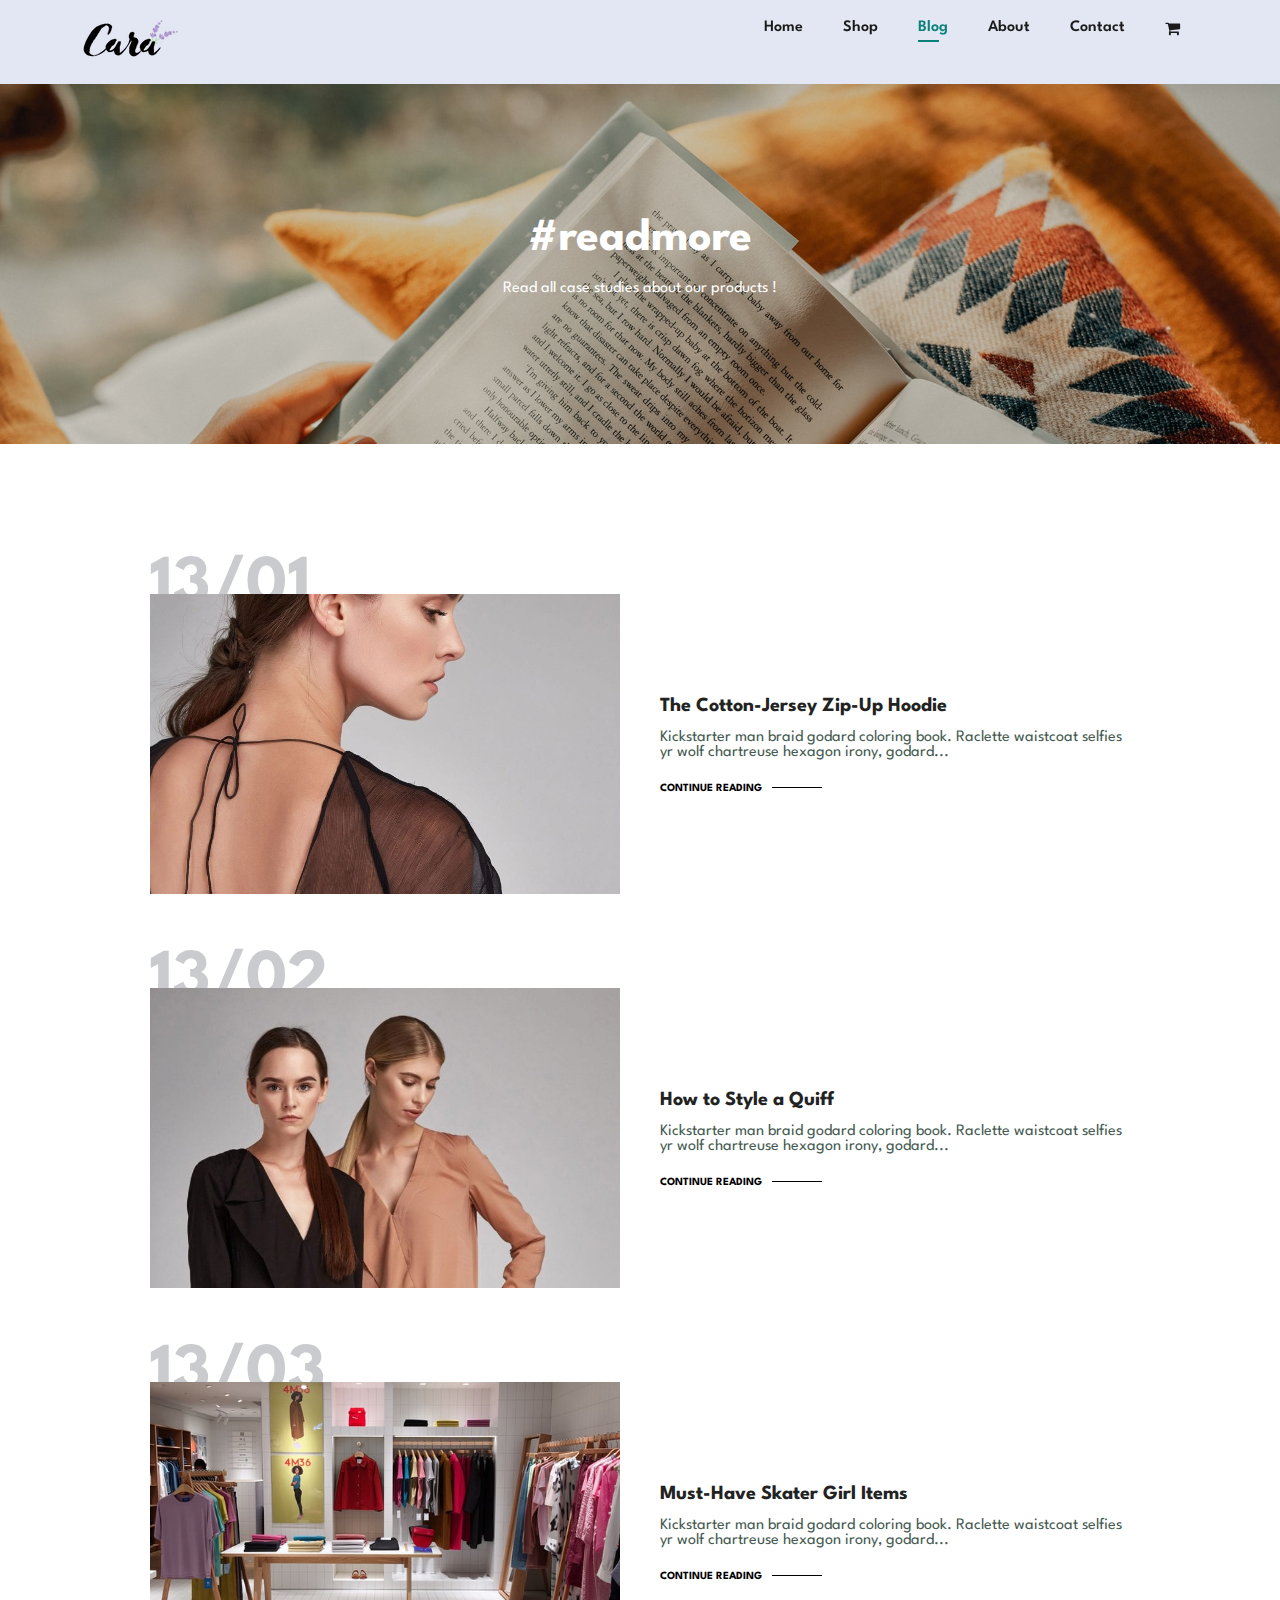
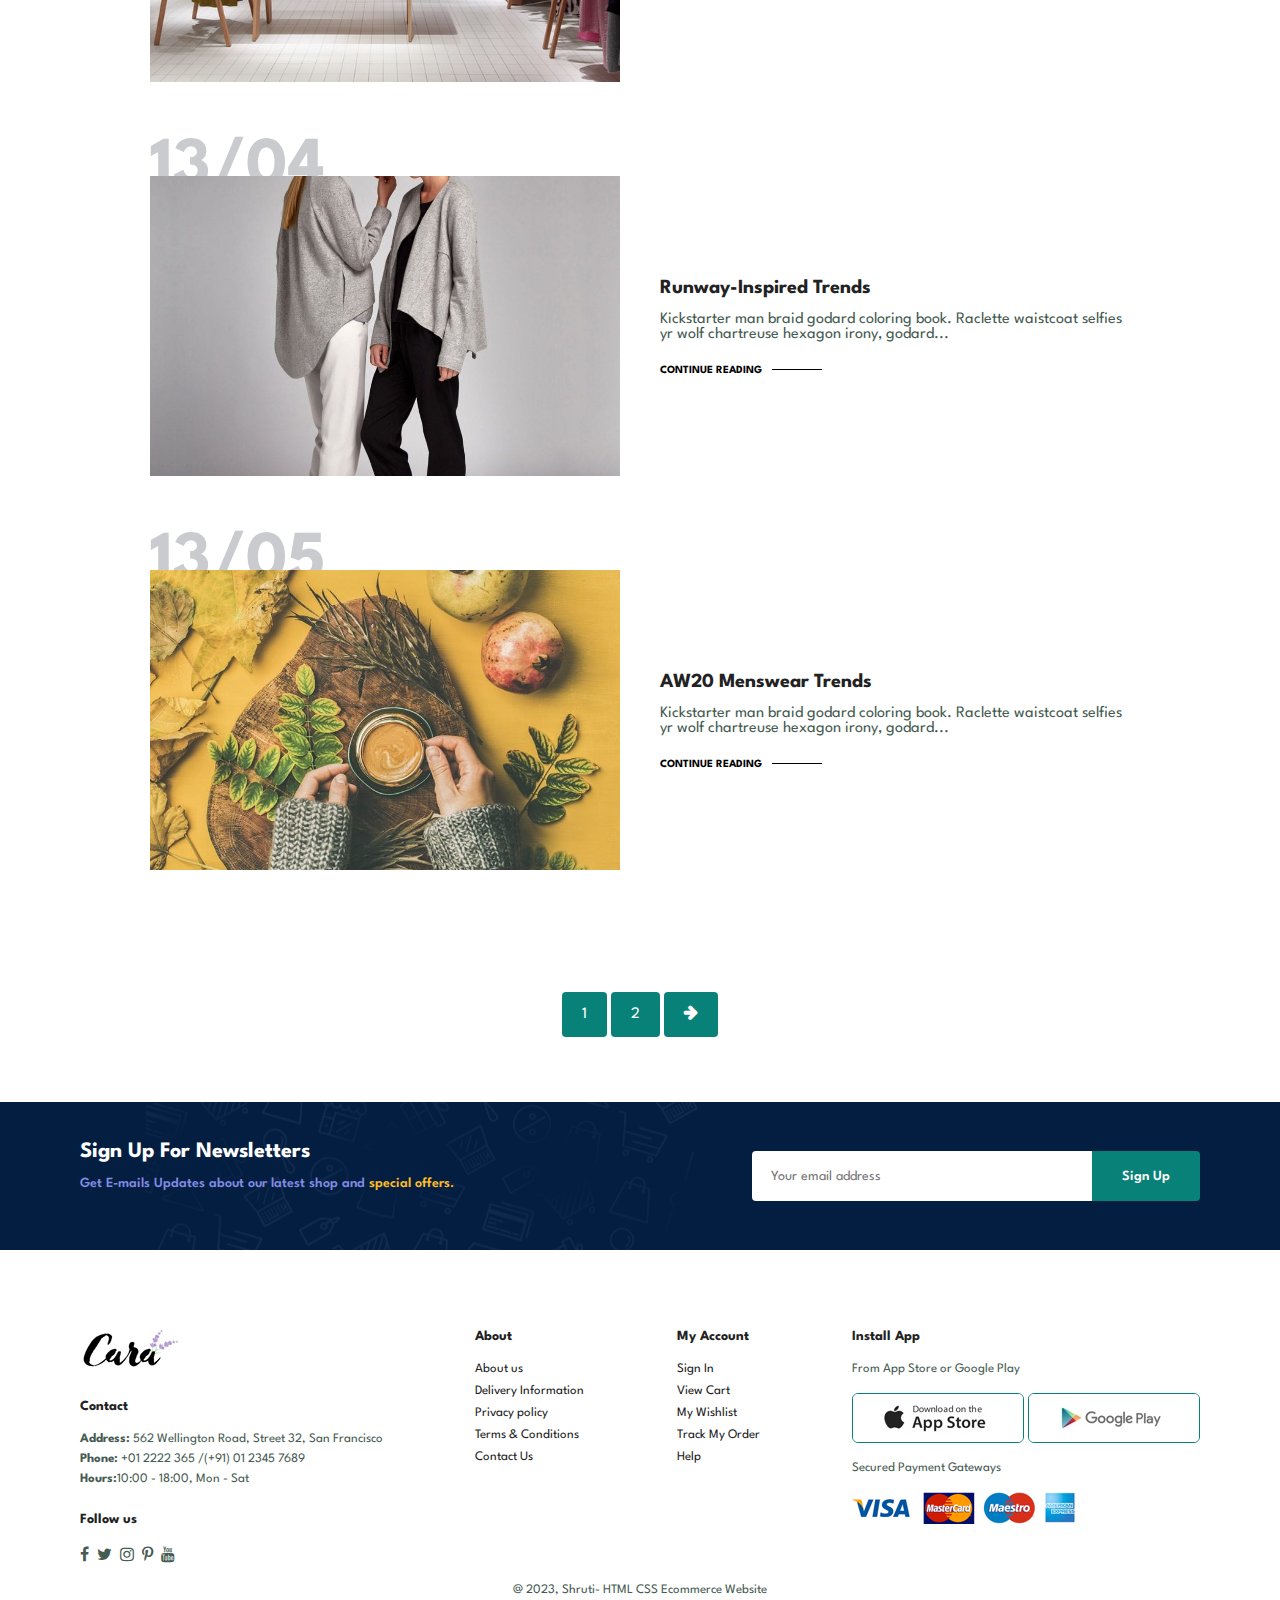
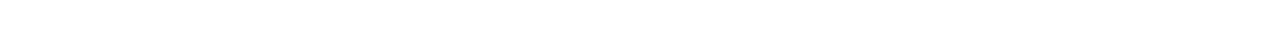
<file: blog.html>
<!DOCTYPE html>
<html>
<head>
   <meta charset="utf-8">
   <meta http-equiv="X-UA-Compatible" content="IE=edge">
   <meta name="viewport" content="width=device-width, initial-scale=1">
   <title>Ecommerce Website </title>
   <link rel="stylesheet" href="https://cdnjs.cloudflare.com/ajax/libs/font-awesome/4.7.0/css/font-awesome.min.css">
   <link rel="stylesheet"href ="style.css">
</head>

<body>

   <section id="header">
      <a href='#'><img src="assets/gallery/logo.png" class="logo" alt=""></a>
      <div>
         <ul id="navbar">
            <li><a href="index.html">Home</a></li>
            <li><a  href="shop.html">Shop</a></li>
            <li><a class="active" href="blog.html">Blog</a></li>
            <li><a href="about.html">About</a></li>
            <li><a href="Contact.html">Contact</a></li>
            <li id="lg-cart"><a href="cart.html"><i class="fa fa-shopping-cart"></i></a></li>
            <a href="#" id="close"><i class="fa fa-times"></i></a>
         </ul>
      </div>
      <div id="mobile">
      <a href="cart.html"><i class="fa fa-shopping-cart"></i></a>
      <i id="bar" class="fa fa-outdent"></i>
      </div>
    </section>

   <section id="page-header" class="blog-header">
      <h2>#readmore</h2>
      <p>Read all case studies about our products !</p>
   </section>

   <section id="blog">
      <div class="blog-box">
         <div class="blog-img">
            <img src="assets/gallery/blog/b1.jpg" alt="">
         </div>
      <div class="blog-details">
         <h4>The Cotton-Jersey Zip-Up Hoodie</h4>
         <p>Kickstarter man braid godard coloring book. Raclette waistcoat selfies yr wolf chartreuse hexagon irony, godard... </p>
         <a href="#">CONTINUE READING</a>
      </div>
      <h1>13/01</h1>
      </div>
       <div class="blog-box">
         <div class="blog-img">
            <img src="assets/gallery/blog/b2.jpg" alt="">
         </div>
      <div class="blog-details">
         <h4>How to Style a Quiff</h4>
         <p>Kickstarter man braid godard coloring book. Raclette waistcoat selfies yr wolf chartreuse hexagon irony, godard... </p>
         <a href="#">CONTINUE READING</a>
      </div>
      <h1>13/02</h1>
      </div>
       <div class="blog-box">
         <div class="blog-img">
            <img src="assets/gallery/blog/b3.jpg" alt="">
         </div>
      <div class="blog-details">
         <h4>Must-Have Skater Girl Items </h4>
         <p>Kickstarter man braid godard coloring book. Raclette waistcoat selfies yr wolf chartreuse hexagon irony, godard... </p>
         <a href="#">CONTINUE READING</a>
      </div>
      <h1>13/03</h1>
      </div>
       <div class="blog-box">
         <div class="blog-img">
            <img src="assets/gallery/blog/b4.jpg" alt="">
         </div>
      <div class="blog-details">
         <h4>Runway-Inspired Trends</h4>
         <p>Kickstarter man braid godard coloring book. Raclette waistcoat selfies yr wolf chartreuse hexagon irony, godard... </p>
         <a href="#">CONTINUE READING</a>
      </div>
      <h1>13/04</h1>
      </div>
       <div class="blog-box">
         <div class="blog-img">
            <img src="assets/gallery/blog/b6.jpg" alt="">
         </div>
      <div class="blog-details">
         <h4>AW20 Menswear Trends</h4>
         <p>Kickstarter man braid godard coloring book. Raclette waistcoat selfies yr wolf chartreuse hexagon irony, godard... </p>
         <a href="#">CONTINUE READING</a>
      </div>
      <h1>13/05</h1>
      </div>
   </section>

   <section id="pagination" class="section-p1">
      <a href="#">1</a>
      <a href="#">2</a>
      <a href="#"><i class="fa fa-arrow-right "></i></a>
   </section>

   <section id="newsletter" class="section-p1 section-m1">
      <div class="newstext">
         <h4>Sign Up For Newsletters</h4>
         <p>Get E-mails Updates about our latest shop and <span>special offers.</span></p>
      </div>
      <div class="form">
         <input type="text" placeholder="Your email address">
         <button class="normal">Sign Up</button>
      </div>
   </section>

   <footer class="section-p1 ">
      <div class="col">
         <img class="logo" src="assets/gallery/logo.png" alt="">
         <h4>Contact</h4>
         <p><strong>Address:</strong> 562 Wellington Road, Street 32, San Francisco</p>
         <p><strong>Phone:</strong> +01 2222 365 /(+91) 01 2345 7689</p>
         <p><strong>Hours:</strong>10:00 - 18:00, Mon - Sat</p>
         <div class="follow">
            <h4>Follow us</h4>
            <div class="icon">
               <i class="fa fa-facebook-f"></i>
               <i class="fa fa-twitter"></i>
               <i class="fa fa-instagram"></i>
               <i class="fa fa-pinterest-p"></i>
               <i class="fa fa-youtube"></i>
            </div>
         </div>
      </div>
      <div class="col">
      <h4>About </h4> 
      <a href="#">About us</a>
      <a href="#">Delivery Information</a>
      <a href="#">Privacy policy</a>
      <a href="#">Terms & Conditions</a>
      <a href="#">Contact Us</a>
      </div>

      <div class="col">
      <h4>My Account </h4> 
      <a href="#">Sign In</a>
      <a href="#">View Cart</a>
      <a href="#">My Wishlist</a>
      <a href="#">Track My Order</a>
      <a href="#">Help</a>
      </div>

      <div class="col install">
         <h4>Install App</h4>
         <p>From App Store or Google Play</p>
         <div class="row">
            <img src="assets/gallery/Pay/app.jpg" alt="">
            <img src="assets/gallery/Pay/play.jpg" alt="">
         </div>
         <p>Secured Payment Gateways</p>
         <img src="assets/gallery/Pay/pay.png" alt="">
      </div>

      <div class="copyright">
         <p>@ 2023, Shruti- HTML CSS Ecommerce Website</p>
      </div>
   </footer>


    





    <script src="script.js"></script>
</body>
</html>
<head></head>
</file>
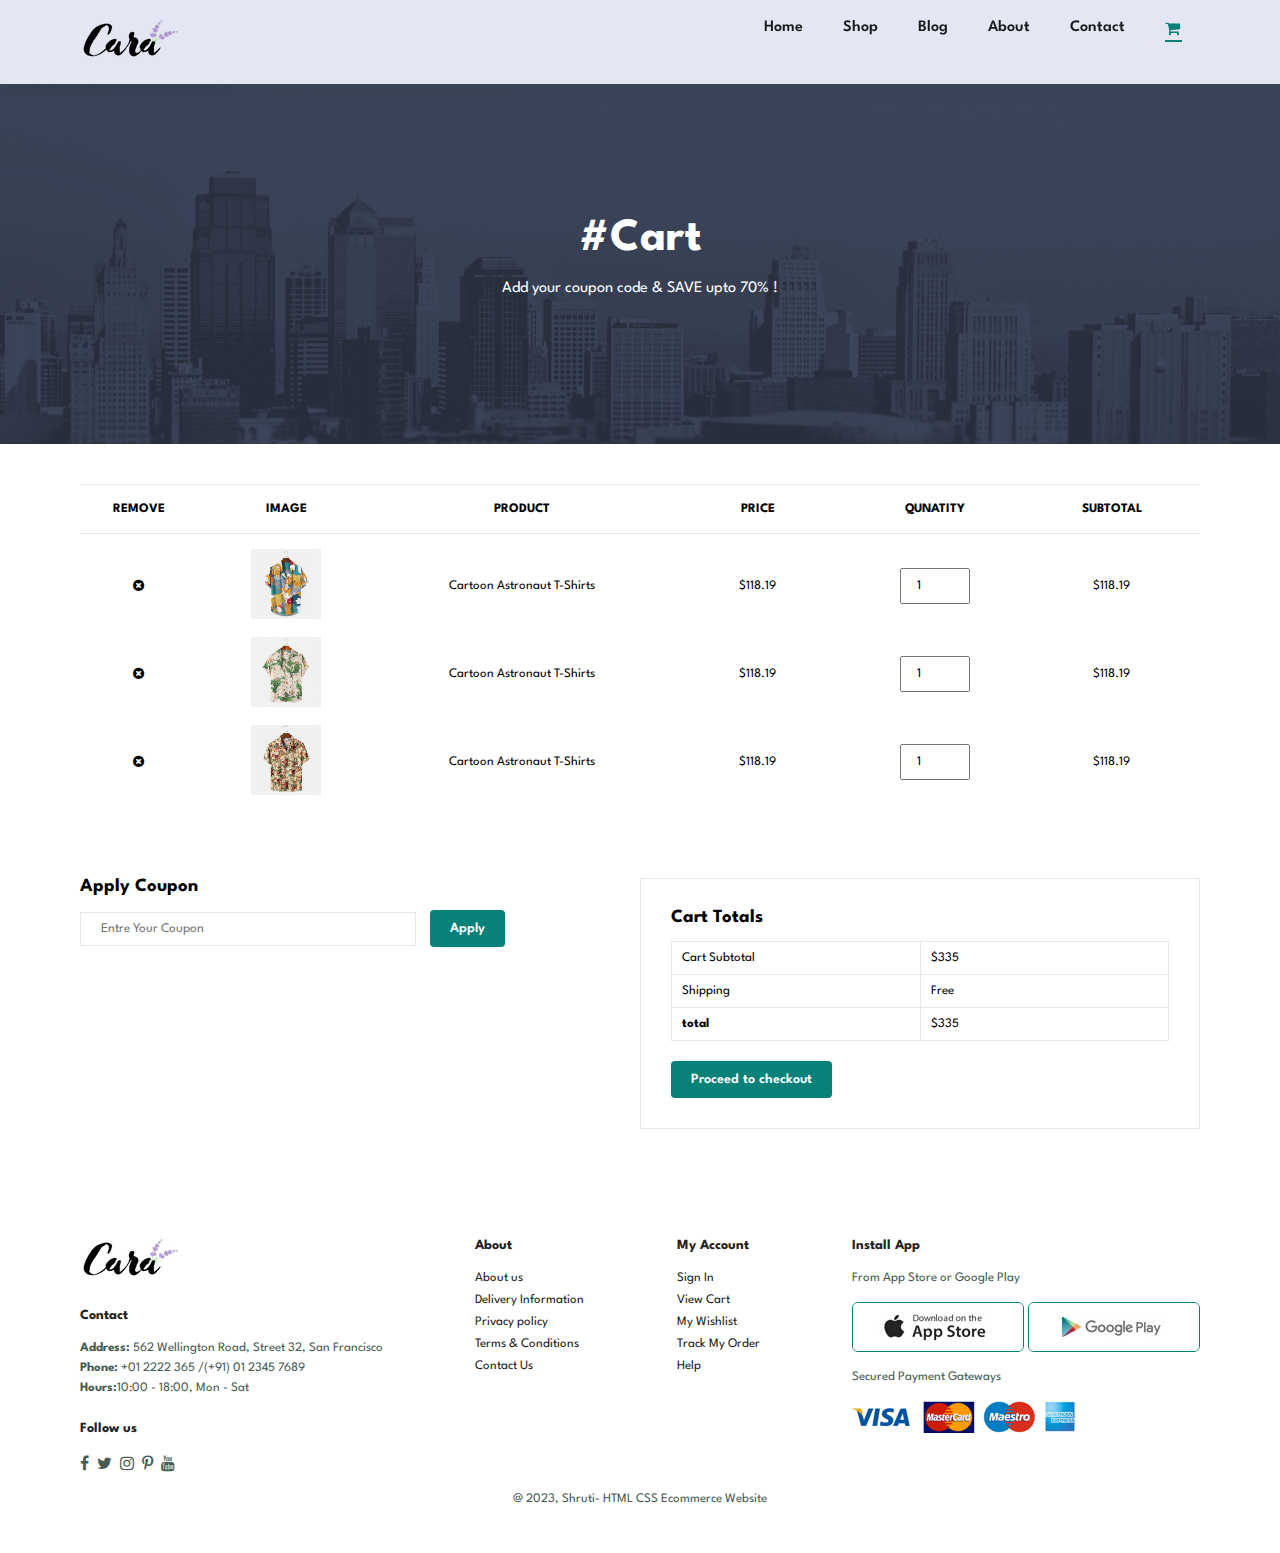
<file: cart.html>
<!DOCTYPE html>
<html>
<head>
   <meta charset="utf-8">
   <meta http-equiv="X-UA-Compatible" content="IE=edge">
   <meta name="viewport" content="width=device-width, initial-scale=1">
   <title>Ecommerce Website </title>
   <link rel="stylesheet" href="https://cdnjs.cloudflare.com/ajax/libs/font-awesome/4.7.0/css/font-awesome.min.css">
   <link rel="stylesheet"href ="style.css">
</head>

<body>

   <section id="header">
      <a href='#'><img src="assets/gallery/logo.png" class="logo" alt=""></a>
      <div>
         <ul id="navbar">
            <li><a href="index.html">Home</a></li>
            <li><a  href="shop.html">Shop</a></li>
            <li><a  href="blog.html">Blog</a></li>
            <li><a  href="about.html">About</a></li>
            <li><a  href="Contact.html">Contact</a></li>
            <li id="lg-cart"><a class="active" href="cart.html"><i class="fa fa-shopping-cart"></i></a></li>
            <a href="#" id="close"><i class="fa fa-times"></i></a>
         </ul>
      </div>
      <div id="mobile">
      <a href="cart.html"><i class="fa fa-shopping-cart"></i></a>
      <i id="bar" class="fa fa-outdent"></i>
      </div>
   </section>

   <section id="page-header" class="about-header">
      <h2>#Cart</h2>
      <p>Add your coupon code & SAVE upto 70% !</p>
   </section>

   <section id="cart" class="section-p1">
      <table width="100%">
         <thead>
            <tr>
               <td>Remove</td>
               <td>Image</td>
               <td>Product</td>
               <td>Price</td>
               <td>Qunatity</td>
               <td>Subtotal</td>
            </tr>
         </thead>
         <tbody>
            <tr>
               <td><a href="#"></a><i class="fa fa-times-circle"></i></td>
               <td><img src="assets/gallery/Product/f1.jpg" alt=""></td>
               <td>Cartoon Astronaut T-Shirts</td>
               <td>$118.19</td>
               <td><input type="number" value="1"></td>
               <td>$118.19</td>
            </tr>
            <tr>
               <td><a href="#"></a><i class="fa fa-times-circle"></i></td>
               <td><img src="assets/gallery/Product/f2.jpg" alt=""></td>
               <td>Cartoon Astronaut T-Shirts</td>
               <td>$118.19</td>
               <td><input type="number" value="1"></td>
               <td>$118.19</td>
            </tr>
            <tr>
               <td><a href="#"></a><i class="fa fa-times-circle"></i></td>
               <td><img src="assets/gallery/Product/f3.jpg" alt=""></td>
               <td>Cartoon Astronaut T-Shirts</td>
               <td>$118.19</td>
               <td><input type="number" value="1"></td>
               <td>$118.19</td>
            </tr>
         </tbody>
      </table>
   </section>

   <section id="cart-add" class="section-p1">
      <div id="coupon">
         <h3>Apply Coupon</h3>
         <div>
            <input type="text" placeholder="Entre Your Coupon">
            <button class="normal">Apply</button>
         </div>
      </div>
      <div id="subtotal">
         <h3>Cart Totals</h3>
         <table>
            <tr>
               <td>Cart Subtotal</td>
               <td>$335</td>
            </tr>
            <tr>
               <td>Shipping</td>
               <td>Free</td>
            </tr>
            <tr>
               <td><strong>total</strong></td>
               <td>$335</td>
            </tr>
         </table>
         <button class="normal">Proceed to checkout</button>
      </div>
   </section>

   <footer class="section-p1 ">
      <div class="col">
         <img class="logo" src="assets/gallery/logo.png" alt="">
         <h4>Contact</h4>
         <p><strong>Address:</strong> 562 Wellington Road, Street 32, San Francisco</p>
         <p><strong>Phone:</strong> +01 2222 365 /(+91) 01 2345 7689</p>
         <p><strong>Hours:</strong>10:00 - 18:00, Mon - Sat</p>
         <div class="follow">
            <h4>Follow us</h4>
            <div class="icon">
               <i class="fa fa-facebook-f"></i>
               <i class="fa fa-twitter"></i>
               <i class="fa fa-instagram"></i>
               <i class="fa fa-pinterest-p"></i>
               <i class="fa fa-youtube"></i>
            </div>
         </div>
      </div>
      <div class="col">
      <h4>About </h4> 
      <a href="#">About us</a>
      <a href="#">Delivery Information</a>
      <a href="#">Privacy policy</a>
      <a href="#">Terms & Conditions</a>
      <a href="#">Contact Us</a>
      </div>

      <div class="col">
      <h4>My Account </h4> 
      <a href="#">Sign In</a>
      <a href="#">View Cart</a>
      <a href="#">My Wishlist</a>
      <a href="#">Track My Order</a>
      <a href="#">Help</a>
      </div>

      <div class="col install">
         <h4>Install App</h4>
         <p>From App Store or Google Play</p>
         <div class="row">
            <img src="assets/gallery/Pay/app.jpg" alt="">
            <img src="assets/gallery/Pay/play.jpg" alt="">
         </div>
         <p>Secured Payment Gateways</p>
         <img src="assets/gallery/Pay/pay.png" alt="">
      </div>

      <div class="copyright">
         <p>@ 2023, Shruti- HTML CSS Ecommerce Website</p>
      </div>
   </footer>


    





    <script src="script.js"></script>
</body>
</html>
<head></head>
</file>
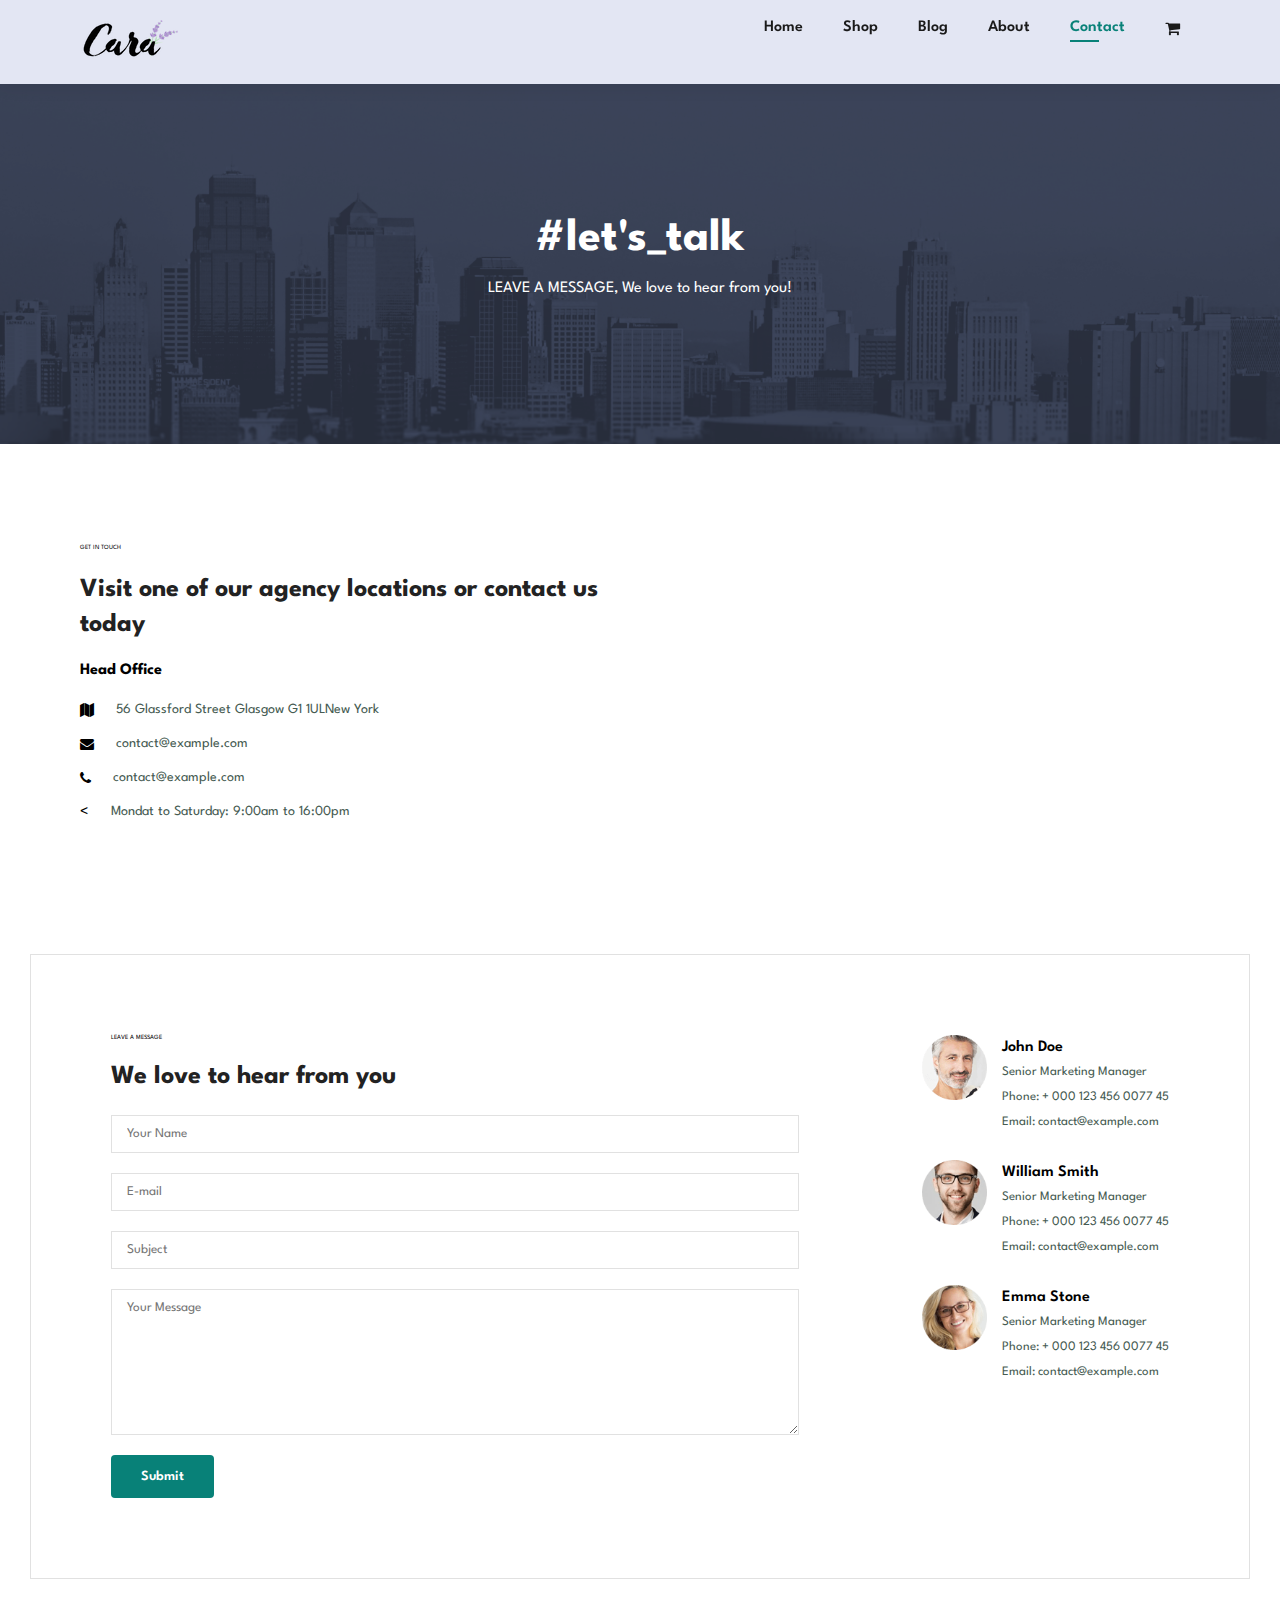
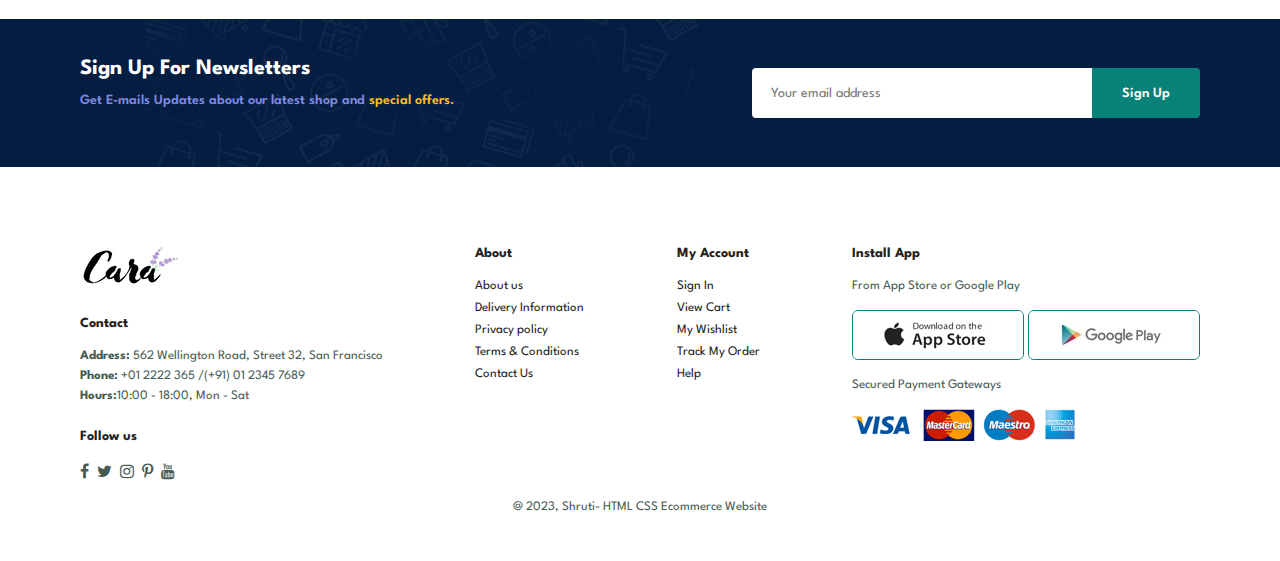
<file: contact.html>
<!DOCTYPE html>
<html>
<head>
   <meta charset="utf-8">
   <meta http-equiv="X-UA-Compatible" content="IE=edge">
   <meta name="viewport" content="width=device-width, initial-scale=1">
   <title>Ecommerce Website </title>
   <link rel="stylesheet" href="https://cdnjs.cloudflare.com/ajax/libs/font-awesome/4.7.0/css/font-awesome.min.css">
   <link rel="stylesheet"href ="style.css">
</head>

<body>

   <section id="header">
      <a href='#'><img src="assets/gallery/logo.png" class="logo" alt=""></a>
      <div>
         <ul id="navbar">
            <li><a href="index.html">Home</a></li>
            <li><a  href="shop.html">Shop</a></li>
            <li><a  href="blog.html">Blog</a></li>
            <li><a  href="about.html">About</a></li>
            <li><a  class="active" href="Contact.html">Contact</a></li>
            <li id="lg-cart"><a href="cart.html"><i class="fa fa-shopping-cart"></i></a></li>
            <a href="#" id="close"><i class="fa fa-times"></i></a>
         </ul>
      </div>
      <div id="mobile">
      <a href="cart.html"><i class="fa fa-shopping-cart"></i></a>
      <i id="bar" class="fa fa-outdent"></i>
      </div>
   </section>

   <section id="page-header" class="about-header">
      <h2>#let's_talk</h2>
      <p>LEAVE A MESSAGE, We love to hear from you!</p>
   </section>

   <section id="contact-details" class="section-p1">
      <div class="details">
         <span>GET IN TOUCH</span>
         <h2>Visit one of our agency locations or contact us today</h2>
         <h3>Head Office</h3>
         <div>
            <li>
               <i class="fa fa-map"></i>
               <p>56 Glassford Street Glasgow G1 1ULNew York</p>
            </li>
              <li>
               <i class="fa fa-envelope"></i>
               <p>contact@example.com</p>
            </li>
              <li>
               <i class="fa fa-phone"></i>
               <p>contact@example.com</p>
            </li>
              <li>
               <<i class="fa fa-timer"></i>
               <p>Mondat to Saturday: 9:00am to 16:00pm</p>
            </li>
         </div>
      </div>

      <div class="map">
         <iframe src="https://www.google.com/maps/embed?pb=!1m18!1m12!1m3!1d211599.43654534942!2d-81.10237994524415!3d34.037683532974526!2m3!1f0!2f0!3f0!3m2!1i1024!2i768!4f13.1!3m3!1m2!1s0x88f8a5697931d1e3%3A0xf32808f4b379fa96!2sColumbia%2C%20SC%2C%20USA!5e0!3m2!1sen!2sin!4v1689968068347!5m2!1sen!2sin" width="600" height="450" style="border:0;" allowfullscreen="" loading="lazy" referrerpolicy="no-referrer-when-downgrade"></iframe>
      </div>
   </section>

   <section id="form-details">
      <form action="">
         <span>LEAVE A MESSAGE</span>
         <h2>We love to hear from you</h2>
         <input type="text" placeholder="Your Name">
         <input type="text" placeholder="E-mail">
         <input type="text" placeholder="Subject">
         <textarea name="" id="" cols="30" rows="10" placeholder="Your Message"></textarea>
         <button class="normal">Submit</button>
      </form>

      <div class="people">
         <div>
            <img src="assets/gallery/People/1.png">
            <p><span>John Doe</span> Senior Marketing Manager <br>Phone: + 000 123 456 0077 45 <br>Email: contact@example.com</p>
         </div>
         <div>
            <img src="assets/gallery/People/2.png">
            <p><span>William Smith</span> Senior Marketing Manager <br>Phone: + 000 123 456 0077 45 <br>Email: contact@example.com</p>
         </div>
         <div>
            <img src="assets/gallery/People/3.png">
            <p><span>Emma Stone</span> Senior Marketing Manager <br>Phone: + 000 123 456 0077 45 <br>Email: contact@example.com</p>
         </div>
      </div>
   </section>

   <section id="newsletter" class="section-p1 section-m1">
      <div class="newstext">
         <h4>Sign Up For Newsletters</h4>
         <p>Get E-mails Updates about our latest shop and <span>special offers.</span></p>
      </div>
      <div class="form">
         <input type="text" placeholder="Your email address">
         <button class="normal">Sign Up</button>
      </div>
    </section>

   <footer class="section-p1 ">
      <div class="col">
         <img class="logo" src="assets/gallery/logo.png" alt="">
         <h4>Contact</h4>
         <p><strong>Address:</strong> 562 Wellington Road, Street 32, San Francisco</p>
         <p><strong>Phone:</strong> +01 2222 365 /(+91) 01 2345 7689</p>
         <p><strong>Hours:</strong>10:00 - 18:00, Mon - Sat</p>
         <div class="follow">
            <h4>Follow us</h4>
            <div class="icon">
               <i class="fa fa-facebook-f"></i>
               <i class="fa fa-twitter"></i>
               <i class="fa fa-instagram"></i>
               <i class="fa fa-pinterest-p"></i>
               <i class="fa fa-youtube"></i>
            </div>
         </div>
      </div>
      <div class="col">
      <h4>About </h4> 
      <a href="#">About us</a>
      <a href="#">Delivery Information</a>
      <a href="#">Privacy policy</a>
      <a href="#">Terms & Conditions</a>
      <a href="#">Contact Us</a>
      </div>

      <div class="col">
      <h4>My Account </h4> 
      <a href="#">Sign In</a>
      <a href="#">View Cart</a>
      <a href="#">My Wishlist</a>
      <a href="#">Track My Order</a>
      <a href="#">Help</a>
      </div>

      <div class="col install">
         <h4>Install App</h4>
         <p>From App Store or Google Play</p>
         <div class="row">
            <img src="assets/gallery/Pay/app.jpg" alt="">
            <img src="assets/gallery/Pay/play.jpg" alt="">
         </div>
         <p>Secured Payment Gateways</p>
         <img src="assets/gallery/Pay/pay.png" alt="">
      </div>

      <div class="copyright">
         <p>@ 2023, Shruti- HTML CSS Ecommerce Website</p>
      </div>
   </footer>


    





    <script src="script.js"></script>
</body>
</html>
<head></head>
</file>
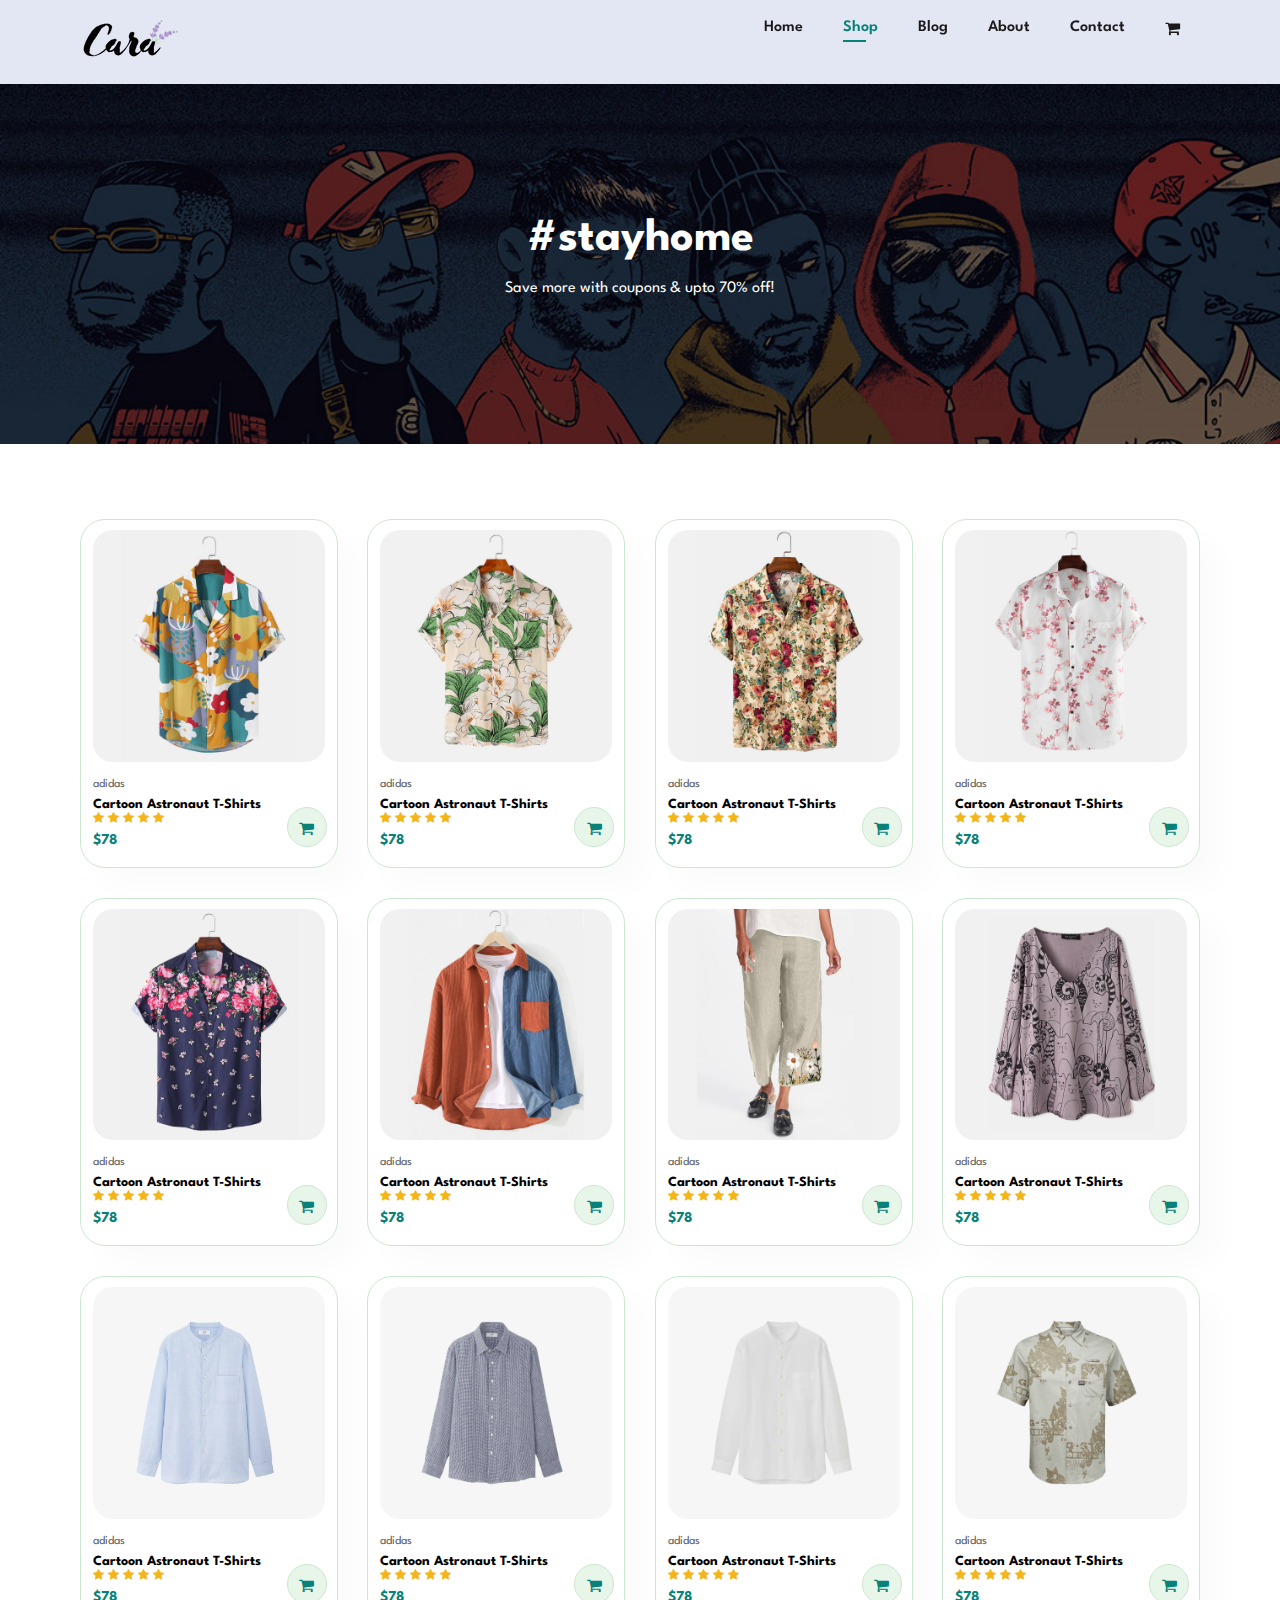
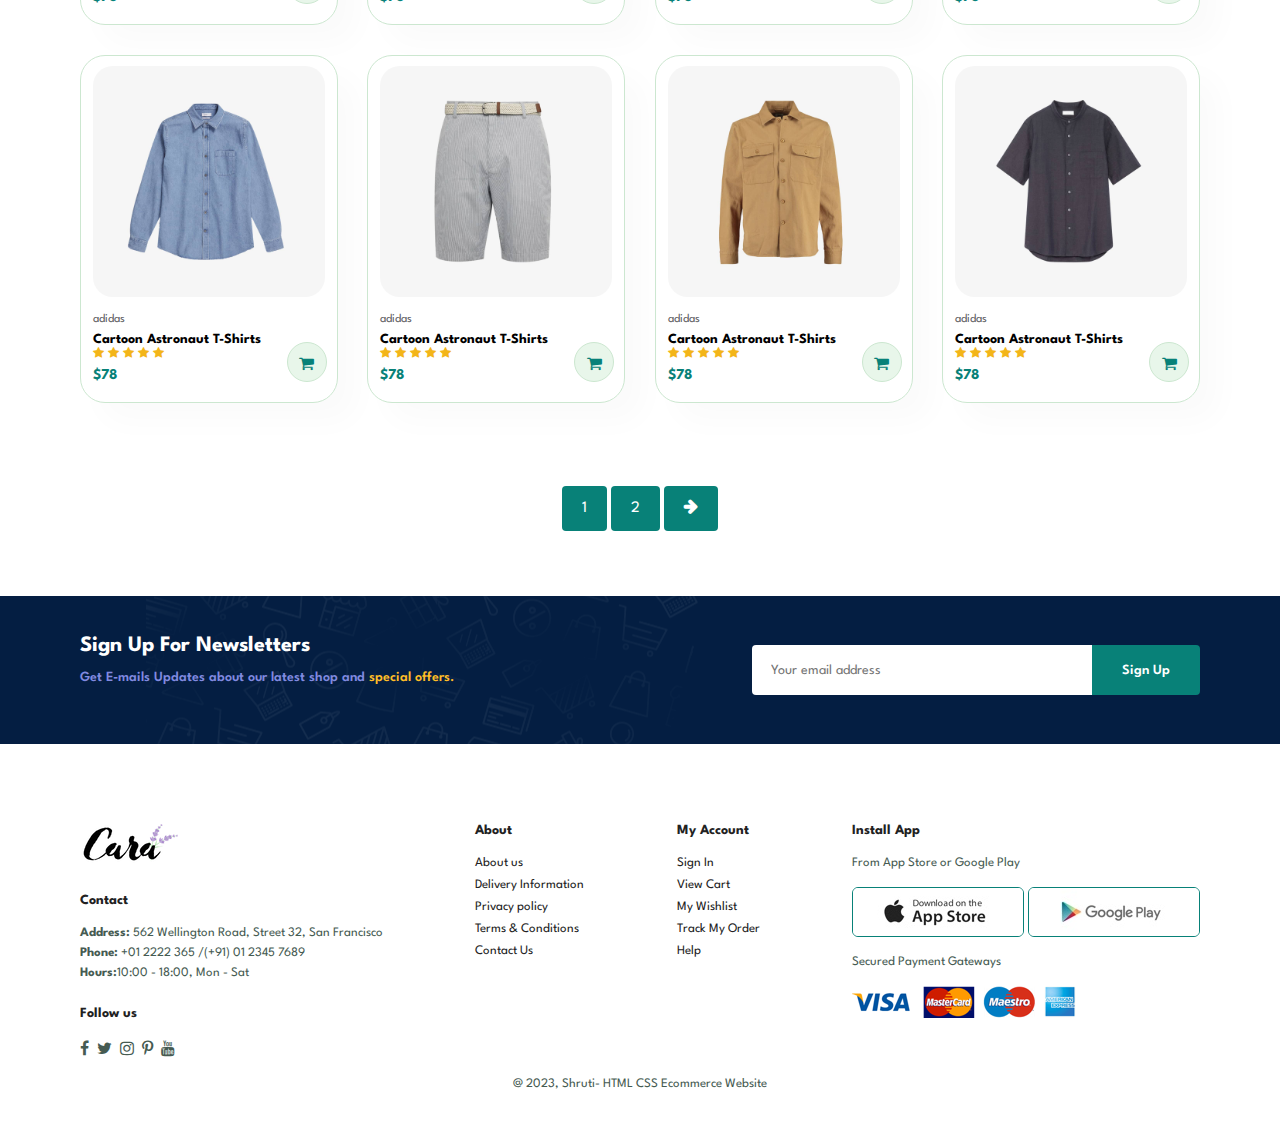
<file: shop.html>
<!DOCTYPE html>
<html>
<head>
   <meta charset="utf-8">
   <meta http-equiv="X-UA-Compatible" content="IE=edge">
   <meta name="viewport" content="width=device-width, initial-scale=1">
   <title>Ecommerce Website </title>
   <link rel="stylesheet" href="https://cdnjs.cloudflare.com/ajax/libs/font-awesome/4.7.0/css/font-awesome.min.css">
   <link rel="stylesheet"href ="style.css">
</head>

<body>

   <section id="header">
      <a href='#'><img src="assets/gallery/logo.png" class="logo" alt=""></a>
      <div>
         <ul id="navbar">
            <li><a href="index.html">Home</a></li>
            <li><a class="active" href="shop.html">Shop</a></li>
            <li><a href="blog.html">Blog</a></li>
            <li><a href="about.html">About</a></li>
            <li><a href="Contact.html">Contact</a></li>
            <li id="lg-cart"><a href="cart.html"><i class="fa fa-shopping-cart"></i></a></li>
            <a href="#" id="close"><i class="fa fa-times"></i></a>
         </ul>
      </div>
      <div id="mobile">
      <a href="cart.html"><i class="fa fa-shopping-cart"></i></a>
      <i id="bar" class="fa fa-outdent"></i>
      </div>
    </section>

   <section id="page-header">
      <h2>#stayhome</h2>
      <p>Save more with coupons & upto 70% off!</p>
   </section>

   <section id="product1" class="section-p1">
      <div class="pro-container">
       <div class="pro" onclick="window.location.href='sproduct.html';">
             <img src="assets/gallery/Product/f1.jpg" alt="">
             <div class="des">
               <span>adidas</span>
               <h5>Cartoon Astronaut T-Shirts</h5>
               <div class="star">
                  <i class="fa fa-star"></i>
                  <i class="fa fa-star"></i>
                  <i class="fa fa-star"></i>
                  <i class="fa fa-star"></i>
                  <i class="fa fa-star"></i>
               </div>
               <h4>$78</h4>
             </div>
             <a href="#"><i class="fa fa-shopping-cart cart"></i></a>
       </div>  
       <div class="pro">
             <img src="assets/gallery/Product/f2.jpg" alt="">
             <div class="des">
               <span>adidas</span>
               <h5>Cartoon Astronaut T-Shirts</h5>
               <div class="star">
                  <i class="fa fa-star"></i>
                  <i class="fa fa-star"></i>
                  <i class="fa fa-star"></i>
                  <i class="fa fa-star"></i>
                  <i class="fa fa-star"></i>
               </div>
               <h4>$78</h4>
             </div>
             <a href="#"><i class="fa fa-shopping-cart cart"></i></a>
       </div>  
       <div class="pro">
             <img src="assets/gallery/Product/f3.jpg" alt="">
             <div class="des">
               <span>adidas</span>
               <h5>Cartoon Astronaut T-Shirts</h5>
               <div class="star">
                  <i class="fa fa-star"></i>
                  <i class="fa fa-star"></i>
                  <i class="fa fa-star"></i>
                  <i class="fa fa-star"></i>
                  <i class="fa fa-star"></i>
               </div>
               <h4>$78</h4>
             </div>
             <a href="#"><i class="fa fa-shopping-cart cart"></i></a>
       </div>  
       <div class="pro">
             <img src="assets/gallery/Product/f4.jpg" alt="">
             <div class="des">
               <span>adidas</span>
               <h5>Cartoon Astronaut T-Shirts</h5>
               <div class="star">
                  <i class="fa fa-star"></i>
                  <i class="fa fa-star"></i>
                  <i class="fa fa-star"></i>
                  <i class="fa fa-star"></i>
                  <i class="fa fa-star"></i>
               </div>
               <h4>$78</h4>
             </div>
             <a href="#"><i class="fa fa-shopping-cart cart"></i></a>
       </div>  
       <div class="pro">
             <img src="assets/gallery/Product/f5.jpg" alt="">
             <div class="des">
               <span>adidas</span>
               <h5>Cartoon Astronaut T-Shirts</h5>
               <div class="star">
                  <i class="fa fa-star"></i>
                  <i class="fa fa-star"></i>
                  <i class="fa fa-star"></i>
                  <i class="fa fa-star"></i>
                  <i class="fa fa-star"></i>
               </div>
               <h4>$78</h4>
             </div>
             <a href="#"><i class="fa fa-shopping-cart cart"></i></a>
       </div>  
       <div class="pro">
             <img src="assets/gallery/Product/f6.jpg" alt="">
             <div class="des">
               <span>adidas</span>
               <h5>Cartoon Astronaut T-Shirts</h5>
               <div class="star">
                  <i class="fa fa-star"></i>
                  <i class="fa fa-star"></i>
                  <i class="fa fa-star"></i>
                  <i class="fa fa-star"></i>
                  <i class="fa fa-star"></i>
               </div>
               <h4>$78</h4>
             </div>
             <a href="#"><i class="fa fa-shopping-cart cart"></i></a>
       </div>  
       <div class="pro">
             <img src="assets/gallery/Product/f7.jpg" alt="">
             <div class="des">
               <span>adidas</span>
               <h5>Cartoon Astronaut T-Shirts</h5>
               <div class="star">
                  <i class="fa fa-star"></i>
                  <i class="fa fa-star"></i>
                  <i class="fa fa-star"></i>
                  <i class="fa fa-star"></i>
                  <i class="fa fa-star"></i>
               </div>
               <h4>$78</h4>
             </div>
             <a href="#"><i class="fa fa-shopping-cart cart"></i></a>
       </div>  
       <div class="pro">
             <img src="assets/gallery/Product/f8.jpg" alt="">
             <div class="des">
               <span>adidas</span>
               <h5>Cartoon Astronaut T-Shirts</h5>
               <div class="star">
                  <i class="fa fa-star"></i>
                  <i class="fa fa-star"></i>
                  <i class="fa fa-star"></i>
                  <i class="fa fa-star"></i>
                  <i class="fa fa-star"></i>
               </div>
               <h4>$78</h4>
             </div>
             <a href="#"><i class="fa fa-shopping-cart cart"></i></a>
       </div>  

       <div class="pro">
             <img src="assets/gallery/Product/n1.jpg" alt="">
             <div class="des">
               <span>adidas</span>
               <h5>Cartoon Astronaut T-Shirts</h5>
               <div class="star">
                  <i class="fa fa-star"></i>
                  <i class="fa fa-star"></i>
                  <i class="fa fa-star"></i>
                  <i class="fa fa-star"></i>
                  <i class="fa fa-star"></i>
               </div>
               <h4>$78</h4>
             </div>
             <a href="#"><i class="fa fa-shopping-cart cart"></i></a>
       </div>  
       <div class="pro">
             <img src="assets/gallery/Product/n2.jpg" alt="">
             <div class="des">
               <span>adidas</span>
               <h5>Cartoon Astronaut T-Shirts</h5>
               <div class="star">
                  <i class="fa fa-star"></i>
                  <i class="fa fa-star"></i>
                  <i class="fa fa-star"></i>
                  <i class="fa fa-star"></i>
                  <i class="fa fa-star"></i>
               </div>
               <h4>$78</h4>
             </div>
             <a href="#"><i class="fa fa-shopping-cart cart"></i></a>
       </div>  
       <div class="pro">
             <img src="assets/gallery/Product/n3.jpg" alt="">
             <div class="des">
               <span>adidas</span>
               <h5>Cartoon Astronaut T-Shirts</h5>
               <div class="star">
                  <i class="fa fa-star"></i>
                  <i class="fa fa-star"></i>
                  <i class="fa fa-star"></i>
                  <i class="fa fa-star"></i>
                  <i class="fa fa-star"></i>
               </div>
               <h4>$78</h4>
             </div>
             <a href="#"><i class="fa fa-shopping-cart cart"></i></a>
       </div>  
       <div class="pro">
             <img src="assets/gallery/Product/n4.jpg" alt="">
             <div class="des">
               <span>adidas</span>
               <h5>Cartoon Astronaut T-Shirts</h5>
               <div class="star">
                  <i class="fa fa-star"></i>
                  <i class="fa fa-star"></i>
                  <i class="fa fa-star"></i>
                  <i class="fa fa-star"></i>
                  <i class="fa fa-star"></i>
               </div>
               <h4>$78</h4>
             </div>
             <a href="#"><i class="fa fa-shopping-cart cart"></i></a>
       </div>  
       <div class="pro">
             <img src="assets/gallery/Product/n5.jpg" alt="">
             <div class="des">
               <span>adidas</span>
               <h5>Cartoon Astronaut T-Shirts</h5>
               <div class="star">
                  <i class="fa fa-star"></i>
                  <i class="fa fa-star"></i>
                  <i class="fa fa-star"></i>
                  <i class="fa fa-star"></i>
                  <i class="fa fa-star"></i>
               </div>
               <h4>$78</h4>
             </div>
             <a href="#"><i class="fa fa-shopping-cart cart"></i></a>
       </div>  
       <div class="pro">
             <img src="assets/gallery/Product/n6.jpg" alt="">
             <div class="des">
               <span>adidas</span>
               <h5>Cartoon Astronaut T-Shirts</h5>
               <div class="star">
                  <i class="fa fa-star"></i>
                  <i class="fa fa-star"></i>
                  <i class="fa fa-star"></i>
                  <i class="fa fa-star"></i>
                  <i class="fa fa-star"></i>
               </div>
               <h4>$78</h4>
             </div>
             <a href="#"><i class="fa fa-shopping-cart cart"></i></a>
       </div>  
       <div class="pro">
             <img src="assets/gallery/Product/n7.jpg" alt="">
             <div class="des">
               <span>adidas</span>
               <h5>Cartoon Astronaut T-Shirts</h5>
               <div class="star">
                  <i class="fa fa-star"></i>
                  <i class="fa fa-star"></i>
                  <i class="fa fa-star"></i>
                  <i class="fa fa-star"></i>
                  <i class="fa fa-star"></i>
               </div>
               <h4>$78</h4>
             </div>
             <a href="#"><i class="fa fa-shopping-cart cart"></i></a>
       </div>  
       <div class="pro">
             <img src="assets/gallery/Product/n8.jpg" alt="">
             <div class="des">
               <span>adidas</span>
               <h5>Cartoon Astronaut T-Shirts</h5>
               <div class="star">
                  <i class="fa fa-star"></i>
                  <i class="fa fa-star"></i>
                  <i class="fa fa-star"></i>
                  <i class="fa fa-star"></i>
                  <i class="fa fa-star"></i>
               </div>
               <h4>$78</h4>
             </div>
             <a href="#"><i class="fa fa-shopping-cart cart"></i></a>
       </div>  

      </div>
   </section>

   <section id="pagination" class="section-p1">
      <a href="#">1</a>
      <a href="#">2</a>
      <a href="#"><i class="fa fa-arrow-right "></i></a>
   </section>

   <section id="newsletter" class="section-p1 section-m1">
      <div class="newstext">
         <h4>Sign Up For Newsletters</h4>
         <p>Get E-mails Updates about our latest shop and <span>special offers.</span></p>
      </div>
      <div class="form">
         <input type="text" placeholder="Your email address">
         <button class="normal">Sign Up</button>
      </div>
   </section>

   <footer class="section-p1 ">
      <div class="col">
         <img class="logo" src="assets/gallery/logo.png" alt="">
         <h4>Contact</h4>
         <p><strong>Address:</strong> 562 Wellington Road, Street 32, San Francisco</p>
         <p><strong>Phone:</strong> +01 2222 365 /(+91) 01 2345 7689</p>
         <p><strong>Hours:</strong>10:00 - 18:00, Mon - Sat</p>
         <div class="follow">
            <h4>Follow us</h4>
            <div class="icon">
               <i class="fa fa-facebook-f"></i>
               <i class="fa fa-twitter"></i>
               <i class="fa fa-instagram"></i>
               <i class="fa fa-pinterest-p"></i>
               <i class="fa fa-youtube"></i>
            </div>
         </div>
      </div>
      <div class="col">
      <h4>About </h4> 
      <a href="#">About us</a>
      <a href="#">Delivery Information</a>
      <a href="#">Privacy policy</a>
      <a href="#">Terms & Conditions</a>
      <a href="#">Contact Us</a>
      </div>

      <div class="col">
      <h4>My Account </h4> 
      <a href="#">Sign In</a>
      <a href="#">View Cart</a>
      <a href="#">My Wishlist</a>
      <a href="#">Track My Order</a>
      <a href="#">Help</a>
      </div>

      <div class="col install">
         <h4>Install App</h4>
         <p>From App Store or Google Play</p>
         <div class="row">
            <img src="assets/gallery/Pay/app.jpg" alt="">
            <img src="assets/gallery/Pay/play.jpg" alt="">
         </div>
         <p>Secured Payment Gateways</p>
         <img src="assets/gallery/Pay/pay.png" alt="">
      </div>

      <div class="copyright">
         <p>@ 2023, Shruti- HTML CSS Ecommerce Website</p>
      </div>
   </footer>


    





    <script src="script.js"></script>
</body>
</html>
<head></head>
</file>
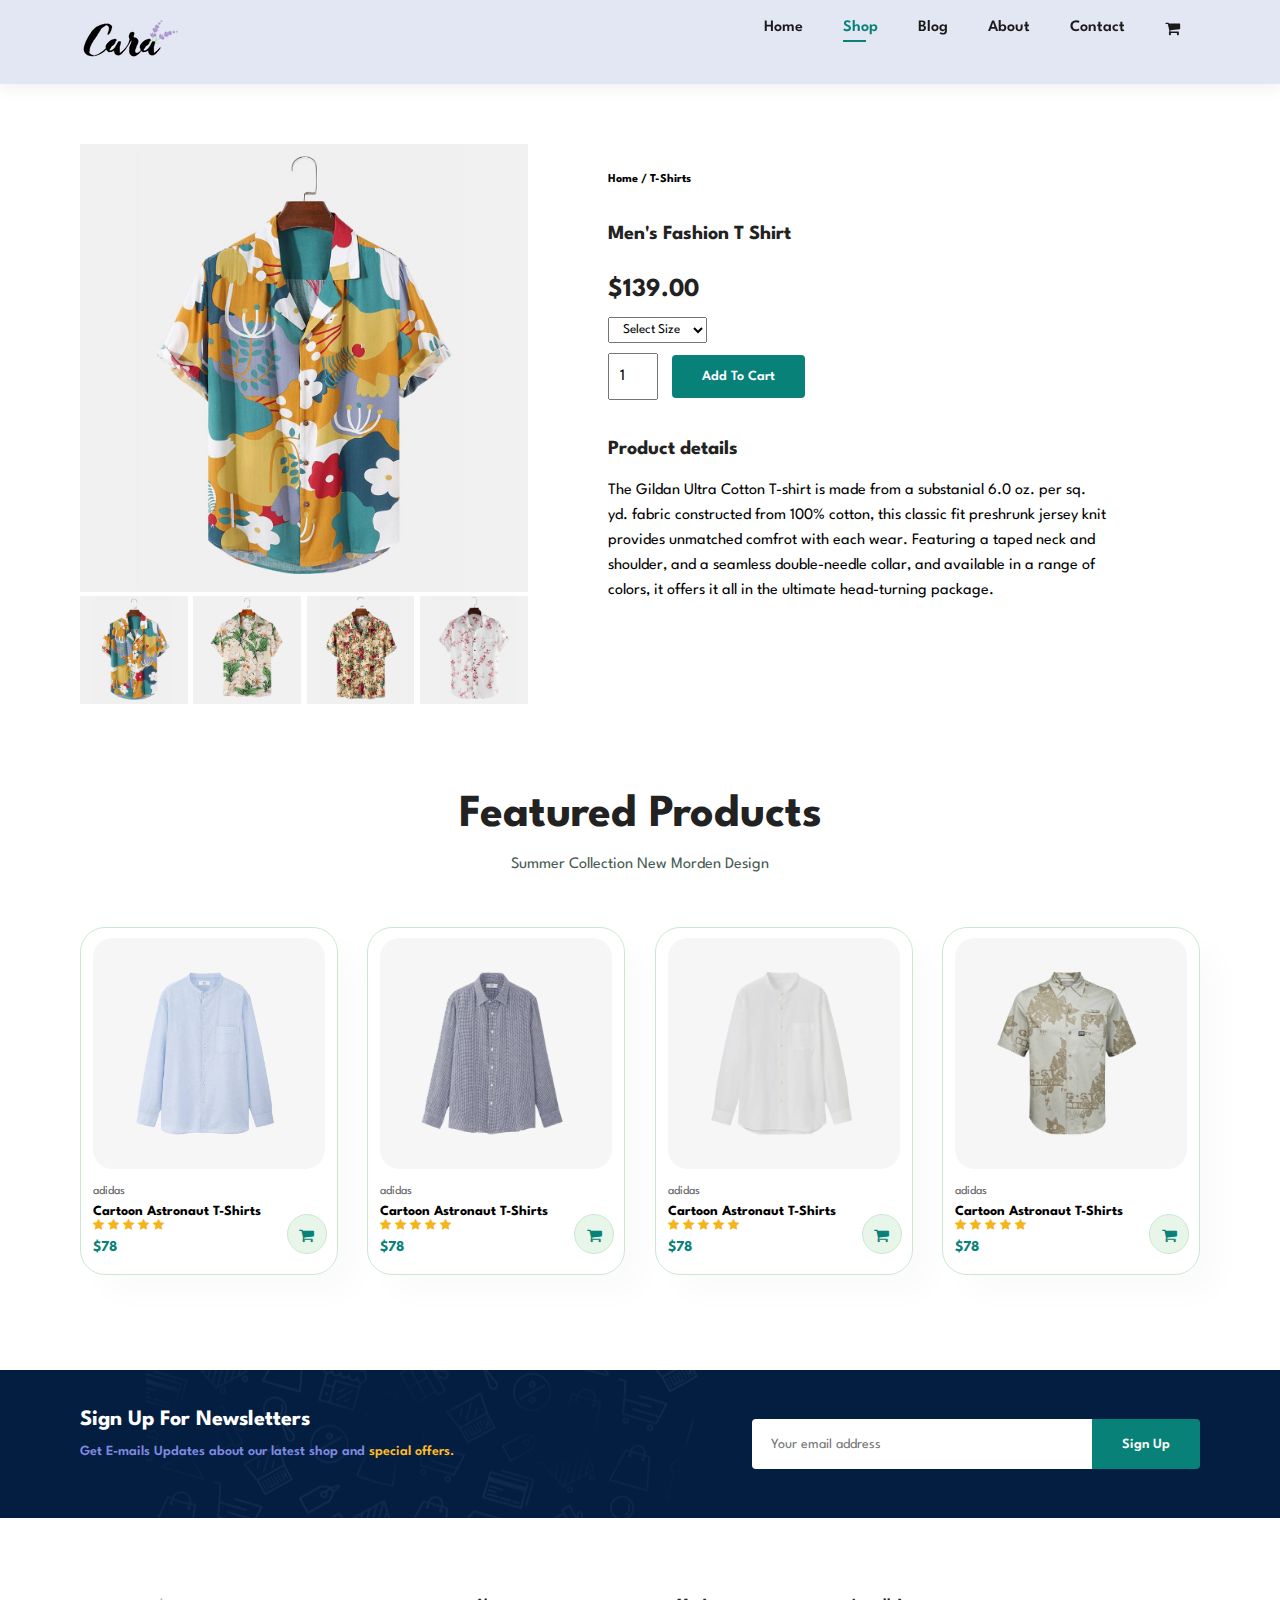
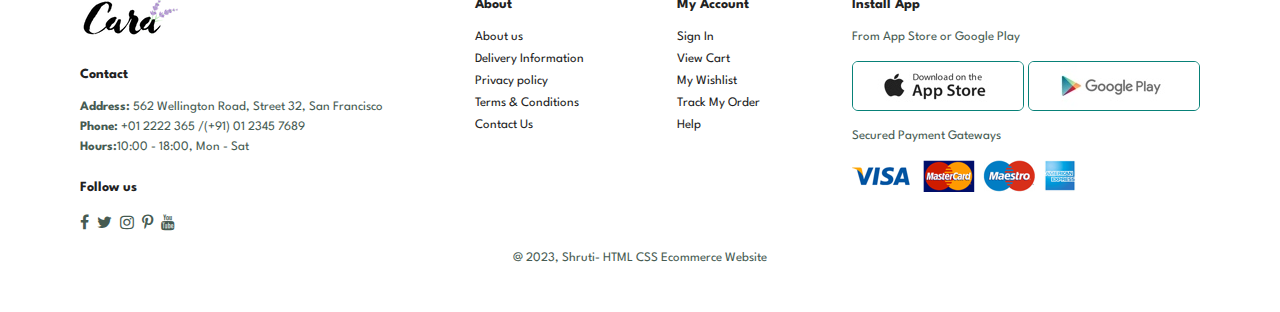
<file: sproduct.html>
<!DOCTYPE html>
<html>
<head>
   <meta charset="utf-8">
   <meta http-equiv="X-UA-Compatible" content="IE=edge">
   <meta name="viewport" content="width=device-width, initial-scale=1">
   <title>Ecommerce Website </title>
   <link rel="stylesheet" href="https://cdnjs.cloudflare.com/ajax/libs/font-awesome/4.7.0/css/font-awesome.min.css">
   <link rel="stylesheet"href ="style.css">
</head>

<body>

   <section id="header">
      <a href='#'><img src="assets/gallery/logo.png" class="logo" alt=""></a>
      <div>
         <ul id="navbar">
            <li><a href="index.html">Home</a></li>
            <li><a class="active" href="shop.html">Shop</a></li>
            <li><a href="blog.html">Blog</a></li>
            <li><a href="about.html">About</a></li>
            <li><a href="Contact.html">Contact</a></li>
            <li id="lg-cart"><a href="cart.html"><i class="fa fa-shopping-cart"></i></a></li>
            <a href="#" id="close"><i class="fa fa-times"></i></a>
         </ul>
      </div>
      <div id="mobile">
      <a href="cart.html"><i class="fa fa-shopping-cart"></i></a>
      <i id="bar" class="fa fa-outdent"></i>
      </div>
   </section>

   <section id="prodetails" class="section-p1">
      <div class="single-pro-image">
         <img src="assets/gallery/Product/f1.jpg" width="100%" id="MainImg" alt="">

         <div class="small-img-group">
            <div class="small-img-col">
               <img src="assets/gallery/Product/f1.jpg" width="100%" class="small-img" alt="">
            </div>
            <div class="small-img-col">
               <img src="assets/gallery/Product/f2.jpg" width="100%" class="small-img" alt="">
            </div>
            <div class="small-img-col">
               <img src="assets/gallery/Product/f3.jpg" width="100%" class="small-img" alt="">
            </div>
            <div class="small-img-col">
               <img src="assets/gallery/Product/f4.jpg" width="100%" class="small-img" alt="">
            </div>
         </div>
      </div>

      <div class="single-pro-details">
         <h6>Home / T-Shirts</h6>
         <h4>Men's Fashion T Shirt</h4>
         <h2>$139.00</h2>
         <select>
            <option>Select Size</option>
            <option>XL</option>
            <option>XXL</option>
            <option>Small</option>
            <option>Large</option>
         </select>
         <input type="number" value="1">
         <button class="normal">Add To Cart</button>
         <h4>Product details</h4>
         <span>The Gildan Ultra Cotton T-shirt is made from a substanial 6.0 oz. per sq. yd. fabric constructed from 100% cotton, this classic fit preshrunk jersey knit provides unmatched comfrot with each wear. Featuring a taped neck and shoulder, and a seamless double-needle collar, and available in a range of colors, it offers it all in the ultimate head-turning package.
         </span>
      </div>
   </section>

   <section id="product1" class="section-p1">
      <h2>Featured Products</h2>
      <p>Summer Collection New Morden Design</p>
      <div class="pro-container">
       <div class="pro">
             <img src="assets/gallery/Product/n1.jpg" alt="">
             <div class="des">
               <span>adidas</span>
               <h5>Cartoon Astronaut T-Shirts</h5>
               <div class="star">
                  <i class="fa fa-star"></i>
                  <i class="fa fa-star"></i>
                  <i class="fa fa-star"></i>
                  <i class="fa fa-star"></i>
                  <i class="fa fa-star"></i>
               </div>
               <h4>$78</h4>
             </div>
             <a href="#"><i class="fa fa-shopping-cart cart"></i></a>
       </div>  
       <div class="pro">
             <img src="assets/gallery/Product/n2.jpg" alt="">
             <div class="des">
               <span>adidas</span>
               <h5>Cartoon Astronaut T-Shirts</h5>
               <div class="star">
                  <i class="fa fa-star"></i>
                  <i class="fa fa-star"></i>
                  <i class="fa fa-star"></i>
                  <i class="fa fa-star"></i>
                  <i class="fa fa-star"></i>
               </div>
               <h4>$78</h4>
             </div>
             <a href="#"><i class="fa fa-shopping-cart cart"></i></a>
       </div>  
       <div class="pro">
             <img src="assets/gallery/Product/n3.jpg" alt="">
             <div class="des">
               <span>adidas</span>
               <h5>Cartoon Astronaut T-Shirts</h5>
               <div class="star">
                  <i class="fa fa-star"></i>
                  <i class="fa fa-star"></i>
                  <i class="fa fa-star"></i>
                  <i class="fa fa-star"></i>
                  <i class="fa fa-star"></i>
               </div>
               <h4>$78</h4>
             </div>
             <a href="#"><i class="fa fa-shopping-cart cart"></i></a>
       </div>  
       <div class="pro">
             <img src="assets/gallery/Product/n4.jpg" alt="">
             <div class="des">
               <span>adidas</span>
               <h5>Cartoon Astronaut T-Shirts</h5>
               <div class="star">
                  <i class="fa fa-star"></i>
                  <i class="fa fa-star"></i>
                  <i class="fa fa-star"></i>
                  <i class="fa fa-star"></i>
                  <i class="fa fa-star"></i>
               </div>
               <h4>$78</h4>
             </div>
             <a href="#"><i class="fa fa-shopping-cart cart"></i></a>
       </div>  
      </div>
    </section>

   <section id="newsletter" class="section-p1 section-m1">
      <div class="newstext">
         <h4>Sign Up For Newsletters</h4>
         <p>Get E-mails Updates about our latest shop and <span>special offers.</span></p>
      </div>
      <div class="form">
         <input type="text" placeholder="Your email address">
         <button class="normal">Sign Up</button>
      </div>
   </section>

   <footer class="section-p1 ">
      <div class="col">
         <img class="logo" src="assets/gallery/logo.png" alt="">
         <h4>Contact</h4>
         <p><strong>Address:</strong> 562 Wellington Road, Street 32, San Francisco</p>
         <p><strong>Phone:</strong> +01 2222 365 /(+91) 01 2345 7689</p>
         <p><strong>Hours:</strong>10:00 - 18:00, Mon - Sat</p>
         <div class="follow">
            <h4>Follow us</h4>
            <div class="icon">
               <i class="fa fa-facebook-f"></i>
               <i class="fa fa-twitter"></i>
               <i class="fa fa-instagram"></i>
               <i class="fa fa-pinterest-p"></i>
               <i class="fa fa-youtube"></i>
            </div>
         </div>
      </div>
      <div class="col">
      <h4>About </h4> 
      <a href="#">About us</a>
      <a href="#">Delivery Information</a>
      <a href="#">Privacy policy</a>
      <a href="#">Terms & Conditions</a>
      <a href="#">Contact Us</a>
      </div>

      <div class="col">
      <h4>My Account </h4> 
      <a href="#">Sign In</a>
      <a href="#">View Cart</a>
      <a href="#">My Wishlist</a>
      <a href="#">Track My Order</a>
      <a href="#">Help</a>
      </div>

      <div class="col install">
         <h4>Install App</h4>
         <p>From App Store or Google Play</p>
         <div class="row">
            <img src="assets/gallery/Pay/app.jpg" alt="">
            <img src="assets/gallery/Pay/play.jpg" alt="">
         </div>
         <p>Secured Payment Gateways</p>
         <img src="assets/gallery/Pay/pay.png" alt="">
      </div>

      <div class="copyright">
         <p>@ 2023, Shruti- HTML CSS Ecommerce Website</p>
      </div>
   </footer>

   <script>
   var MainImage=document.getElementById("MainImg"); 
   var smallimg=document.getElementByClassName("small-img");

   smallimg[0].onclick=function() {
      MainImage.src=smallimg[0].src;
   }
   smallimg[1].onclick=function() {
      MainImage.src=smallimg[1].src;
   }
   smallimg[2].onclick=function() {
      MainImage.src=smallimg[2].src;
   }
   smallimg[3].onclick=function() {
      MainImage.src=smallimg[3].src;
   }
   </script>


    

   <script src="script.js"></script>
</body>
</html>
<head></head>
</file>
<file: style.css>
@import url("https://fonts.googleapis.com/css2?family=Spartan:wght@100;200;300;400;500;600;700;800;900&display=swap");
* {

  margin: 0;
  padding: 0;
  box-sizing: border-box;
  font-family: "Spartan", sans-serif;

}
h1{
	font-size: 50px;
	line-height: 64px;
	color: #222;
}
h2{
	font-size: 46px;
	line-height: 54px;
	color: #222;
}

h4{
	font-size: 20px;
	color: #222;
}
h6{
	font-weight: 700;
    font-size: 12px;
}

p{
   font-size: 16px;
   color: #465b52;
   margin: 15px 0 20px 0;
}
.section-p1{
	padding: 40px 80px;
}
 .section-m1{
 	margin: 40px 0;
 }
 button.normal{
 	font-size: 14px;
 	font-weight: 600;
 	padding: 15px 30px ;
 	color: #000;
 	background-color: #fff;
 	border-radius: 4px;
 	cursor: pointer;
 	border: none;
 	outline: none;
 	transition: 0.2s;
 }
  button.white{
 	font-size: 13px;
 	font-weight: 600;
 	padding: 11px 18px ;
 	color: #fff;
 	background-color: transparent;
 	cursor: pointer;
 	border: 1px solid #fff;
 	outline: none;
 	transition: 0.2s;
 }

 body{
 	width: 100%;
 }

/*Header Starts*/

#header{
	display: flex;
	align-items: centre;
    justify-content: space-between;
    padding: 20px 80px;
    background: #E3E6F3;
    box-shadow: 0 5px 15px rgba(0,0,0,0.06);
    z-index: 999;
    position: sticky;
    top: 0;
    left: 0;
}

#navbar{
	display: flex;
	align-items: centre;
	justify-content: centre;
}

#navbar li{
	list-style: none;
	padding: 0 20px;
	position: relative;
}
#navbar li a{
	text-decoration: none;
	font-size: 16px;
	font-weight: 600;
	color: #1a1a1a;
	transition: 0.3s ease;
}
#navbar li a:hover,
#navbar li a.active{
	color: #088178;
}

#navbar li a.active::after,
#navbar li a:hover::after{
	content: "";
	width: 30%;
	height: 2px;
	background: #088178;
	position: absolute;
	bottom: -4px;
	left: 20px;
}

#mobile {
display: none;
align-items: center;
}

#close {
	display: none;
}

/*home page*/
#hero{
	background-image: url("assets/gallery/hero4.png");
	height: 90vh;
	width: 100%;
	background-size: cover;
	background-position: top 25% right 0;
	padding: 0 80px;
	display: flex;
	flex-direction: column;
	align-items: flex-start;
	justify-content: center;
}
#hero h4{
	padding-bottom: 15px;
}
#hero h1{
	color: #088178;
}
#hero button{
	background-image: url("assets/gallery/button.png");
	background-color: transparent;
	color: #088178;
	border: 0;
	padding: 14px 80px 14px 65px;
	background-repeat: no-repeat;
	cursor: pointer;
	font-weight: 700;
	font-size: 15px;
}

#feature{
	display: flex;
	align-items: center;
	justify-content: space-between;
	flex-wrap: wrap;
}
#feature .fe-box{
	width: 180px;
	text-align: center;
	padding: 25px 15px;
	box-shadow: 20px 20px 34px rgba(0, 0, 0, 0.03);
	border: 1px solid #cce7d0;
	border-radius: 4px;
	margin: 15px 0;
}
#feature.fe-box:hover{
	box-shadow: 10px 10px 54px rgba(70, 62, 221, 0.1);
}
#feature .fe-box img{
	width: 100%;
	margin-bottom: 10px;
}
#feature .fe-box h6{
	display: inline-block;
	padding: 9px 8px 6px 8px;
	line-height: 1;
	border-radius: 4px;
	color: #088178;
	background-color: #fddde4;
}
#feature .fe-box:nth-child(2) h6{
	background-color: #cdebbc;
}
#feature .fe-box:nth-child(3) h6{
	background-color: #d1e8f2;
}
#feature .fe-box:nth-child(4) h6{
	background-color: #cdd4f8;
}
#feature .fe-box:nth-child(5) h6{
	background-color: #f6dbf6;
}
#feature .fe-box:nth-child(6) h6{
	background-color: #fff2e5;
}

#product1{
	text-align: center;
}
#product1 .pro-container {
	display: flex;
	justify-content: space-between;
	padding-top: 20px;
	flex-wrap: wrap;
}

#product1 .pro{
	width: 23%;
	min-width: 250px;
	padding: 10px 12px;
	border: 1px solid #cce7d0;
	border-radius: 25px;
	cursor: pointer;
	box-shadow: 20px 20px 30px rgba(0, 0, 0, 0.02);
	margin: 15px 0;
	transition: 0.2s ease;
	position: relative;
}
#product1 .pro:hover{
	box-shadow: 20px 20px 30px rgba(0, 0, 0, 0.06);
}
#product1 .pro img{
	width: 100%;
	border-radius: 20px;
}
#product1 .pro .des{
	text-align: start;
	padding: 10px 0;

}
#product1 .pro .des span{
	color: #606063;
	font-size: 12px;
}
#product1 .pro .des h5{
	padding-top: 7px;
	color: 1a1a1a;
	font-size: 14px;
}
#product1 .pro .des i{
	font-size: 12px;
	color: rgba(243, 181, 25);
}
#product1 .pro .des h4{
	padding-top: 7px;
   font-size: 15px;
   font-weight: 700;
   color: #088178;
}
#product1 .pro .cart{
	width: 40px;
	height: 40px;
	line-height: 40px;
	border-radius: 50px;
	background-color: #e8f6ea;
	font-weight: 500;
	color: #088178;
	border: 1px solid #cce7d0;
	position: absolute ;
	bottom: 20px;
	right: 10px;
}

#banner{
	display: flex;
	flex-direction: column;
	justify-content: center;
	align-items: center;
	text-align: center;
	background-image: url("assets/gallery/banner/b2.jpg");
	width: 100%;
	height: 40vh;
	background-size: cover;
	background-position: center;
}
#banner h4{
	color: #fff;
	font-size: 16px;
}
#banner h2{
	color: #fff;
	font-size: 30px;
	padding: 10px 0;
}
#banner span{
	color: #ef3636;
}
#banner button:hover{
	background-color: #088178;
	color: #fff;
}
#sm-banner{
	display: flex;
	justify-content: space-between;
	flex-wrap: wrap;
}
#sm-banner .banner-box{
	display: flex;
	flex-direction: column;
	justify-content: center;
	align-items: flex-start;
	background-image: url("assets/gallery/Banner/b17.jpg");
	min-width:500px;
	height: 50vh;
	background-size: cover;
	background-position: center;
	padding: 30px;
}
#sm-banner .banner-box2{
background-image: url("assets/gallery/Banner/b10.jpg");
}

#sm-banner h4{
	color: #fff;
	font-size: 20px;
	font-weight: 300;
}

#sm-banner h2{
	color: #fff;
	font-size: 28px;
	font-weight: 800;
}
#sm-banner span{
	color: #fff;
	font-size: 14px;
	font-weight: 500;
	padding-bottom: 15px;
}

#sm-banner .banner-box:hover button{
	background: #088178;
	border: 1px solid #088178;
}
#banner3{
	display: flex;
	justify-content: space-between;
	flex-wrap: wrap;
	padding: 0 80px;
}

#banner3 .banner-box{
	display: flex;
	flex-direction: column;
	justify-content: center;
	align-items: flex-start;
	background-image: url("assets/gallery/Banner/b7.jpg");
	min-width:30%;
	height: 30vh;
	background-size: cover;
	background-position: center;
	padding: 20px;
	margin-bottom: 20px;
}
#banner3 .banner-box2 {
		background-image: url("assets/gallery/Banner/b4.jpg");
}
#banner3 .banner-box3 {
		background-image: url("assets/gallery/Banner/b18.jpg");
}
#banner3 h2{
	color: #fff;
	font-weight: 900;
	font-size: 22px;
}
#banner3 h3{
	color: #ec544e;
	font-weight: 800;
	font-size: 15px;
}

#newsletter {
 display: flex;
 justify-content: space-between;
 flex-wrap: wrap;
 align-items: center;
 background-image: url("assets/gallery/Banner/b14.png");
 background-repeat: no-repeat;
 background-position: 20% 30%;
 background-color: #041e42;
}

#newsletter h4 { 
	font-size: 22px;
	font-weight: 700;
	color: #fff;
}

#newsletter p{
	font-size: 14px;
	font-weight: 600;
	color: #818ae0;
}
#newsletter p span {
	color: #ffbd27;
}

#newsletter  .form{
	display: flex;
	width: 40%;
}

#newsletter input{
	height: 3.125rem;
	padding: 0 1.25em;
	font-size: 14px;
	width: 100%;
	border: 1px solid transparent;
	border-radius: 4px;
	outline: none;
	border-top-right-radius: 0;
	border-bottom-right-radius: 0;
}

#newsletter button {
   background-color: #088178;
   color: #fff;
   white-space: nowrap;
   	border-top-left-radius: 0;
	border-bottom-left-radius: 0;
}

footer {
	display: flex;
	flex-wrap: wrap;
	justify-content: space-between;
}

footer .col {
	display: flex;
	flex-direction: column;
	align-items: flex-start;
	margin-bottom: 20px;
}

footer .logo {
	margin-bottom: 30px;
}

footer h4{
	font-size: 14px;
	padding-bottom: 20px;
}

footer p{
	font-size: 13px;
	margin: 0 0 8px 0;
}

footer a{
	font-size: 13px;
	text-decoration: none;
	color: #222;
	margin-bottom: 10px;
}

footer .follow {
	margin-top: 20px;
}

footer .follow i {
	color: #465b52;
	padding-right: 4px;
	cursor: pointer;
}

footer .install .row img {
border: 1px solid #088178;
border-radius: 6px;
}

footer .install img{
margin: 10px 0 15px 0;
} 

footer .follow i:hover,
footer a:hover {
	color: #088178;
}

footer .copyright {
	width: 100%;
   text-align: center;
}

/* Shop page*/
#page-header {
	background-image: url("assets/gallery/Banner/b1.jpg");
	width: 100%;
	height: 40vh;
	background-size: cover;
	display: flex;
	justify-content: center;
	text-align: center;
	flex-direction: column;
	padding: 14px;
}

#page-header h2,
#page-header p {
	color: #fff;
}

#pagination {
	text-align: center;
}

#pagination a {
	text-decoration: none;
	background-color: #088178;
	padding: 15px 20px;
	border-radius: 4px;
	color: #fff;
	font font-weight: 600;
}

#pagination a i {
	font-size: 16px;
	font-weight: 600;
}


/* Single page*/
#prodetails {
   display: flex;
   margin-top: 20px;
}

#prodetails .single-pro-image {
	width: 40%;
	margin-right: 50px;
}

.small-img-group {
	display: flex;
	justify-content: space-between;
}

.small-img-col {
	flex-basis: 24%;
	cursor: pointer;
}

#prodetails .single-pro-details {
	width: 50%;
	padding: 30px;
}

#prodetails .single-pro-details h4 {
   padding: 40px 0 20px 0;
}

#prodetails .single-pro-details h2 {
  font-size: 26px;
}

#prodetails .single-pro-details select {
   display: block;
   padding: 5px 10px ;
   margin-bottom: 10px;
}

#prodetails .single-pro-details input {
  width: 50px; 
  height: 47px;
  padding-left: 10px;
  font-size: 16px;
  margin-right: 10px;
}

#prodetails .single-pro-details button {
	background: #088178;
		color: #fff;
}

#prodetails .single-pro-details span {
	line-height: 25px;
}


/* Blog page*/
#page-header.blog-header {
  background-image: url("assets/gallery/Banner/b19.jpg");
}

#blog {
	 padding: 150px 150px 0 150px;
}

#blog .blog-box {
   display: flex;
   align-items: center;
   width: 100%;
   position: relative;
   padding-bottom: 90px;
}

#blog .blog-img {
	width: 50%;
	margin-right: 40px;
}

#blog img {
	width: 100%;
	height: 300px;
	object-fit: cover;
}

#blog .blog-details {
	width: 50%;
}
#blog .blog-details a {
	text-decoration: none;
	font-size: 11px;
	color: #000;
	font-weight: 700;
	position: relative;
	transition: 0.3s;
}

#blog .blog-details a::after {
	content: "";
	width: 50px;
	height: 1px;
	background-color: #000;
	position: absolute;
	top: 4px;
	right: -60px;
}

#blog .blog-details a:hover {
	color: #088178;
}

#blog .blog-details a:hover::after {
	background-color: #088178;
}

#blog .blog-box h1 {
	position: absolute;
	top: -40px;
	left: 0;
  font-size: 70px;
  font-weight: 700;
  color: #c9cbce;
  z-index: -9 ;
}


/* About page */
#page-header.about-header {
  background-image: url("assets/gallery/about/banner.png");
}

#about-head {
	display: flex;
	align-items: center;
}

#about-head img {
	width: 50%;
	height: auto;
}

#about-head div {
   padding-left: 40px;
}

#about-app {
	text-align: center;
}

#about-app .video {
	width: 70%;
	height: 100%;
	margin: 30px auto 0 auto;
}
#about-app .video video {
	width: 100%;
	height: 100%;
	border-radius: 20px;
}


/* contact page*/
#contact-details {
	display: flex;
	align-items: center;
	justify-content: space-between;
}

#contact-details .details {
	widows: 40%;
}

#contact-details .details span,
#form-details form span {
	font-size: 40%;
}

#contact-details .details h2,
#form-details form h2 {
	font-size: 26px ;
	line-height: 35px;
	padding: 20px 0;
}

#contact-details .details h3 {
	font-size: 16px ;
	padding-bottom: 15px ;
}

#contact-details .details li {
	list-style: none;
	display: flex;
	padding: 10px 0;
}

#contact-details .details li i {
	font-size: 14px;
	padding-right: 22px;
}

#contact-details .details li p {
	margin: 0;
	font-size: 14px;
}

#contact-details .map {
	width: 55%;
	height: 400px;
}

#contact-details .map  iframe {
	width: 100%;
	height: 100%;
}

#form-details {
	display: flex;
	justify-content: space-between;
	margin: 30px;
	padding: 80px;
	border: 1px solid #e1e1e1;
}

#form-details form {
	width: 65%;
	display: flex;
	flex-direction: column;
	align-items: flex-start;
}

#form-details form input,
#form-details form  textarea {
	width: 100%;
	padding:12px 15px ;
	outline: none;
	margin-bottom: 20px;
	border: 1px solid #e1e1e1;
}

#form-details form button {
	color: #fff;
	background-color: #088178;
}

#form-details .people div {
	padding-bottom: 25px;
	display: flex;
	align-items: flex-start;
}

#form-details .people div img {
	width: 65px;
	height: 65px;
	object-fit: cover;
	margin-right: 15px;
}

#form-details .people div p{
	margin: 0;
	font-size: 13px;
	line-height: 25px;
}

#form-details .people div p span{
	display: block;
	font-size: 16px;
	font-weight: 600;
	color: #000;
}


/*cart page*/
#cart {
	overflow-x: auto;
}
#cart table {
	width: 100%;
	border-collapse: collapse;
	table-layout: fixed;
	white-space: nowrap;
}

#cart table img{
	width: 70px;
}

#cart table td:nth-child(1){
	width: 100px;
	text-align: center;
}

#cart table td:nth-child(2){
	width: 150px;
	text-align: center;
}
#cart table td:nth-child(3){
	width: 250px;
	text-align: center;
}

#cart table td:nth-child(4),
#cart table td:nth-child(5),
#cart table td:nth-child(6){
	width: 150px;
	text-align: center;
}

#cart table td:nth-child(5) input{
	 width: 70px;
	 padding: 10px 5px 10px 15px;
}

#cart table thead{
 border: 1px solid #e2e9e1;
 border-left: none;
 border-right: none;
}

#cart table thead td {
  font-weight: 700;
  text-transform: uppercase;
  font-size: 13px;
  padding: 18px 0;
}

#cart table tbody tr td {
	padding-top: 15px;
}

#cart table tbody td {
	font-size: 13px;
}

#cart-add {
	display: flex;
	flex-wrap: wrap;
	justify-content: space-between;
}

#coupon {
	width: 50%;
	margin-bottom: 30px;
}

#coupon h3,
#subtotal h3 {
	padding-bottom: 15px;
}

#coupon input{
  padding: 10px 20px ;
  outline: none;
  width: 60%;
  margin-right: 10px;
  border: 1px solid #e2e9e1;
}

#coupon button,
#subtotal button {
	background-color: #088178;
	color: #fff;
	padding: 12px 20px;
}

#subtotal {
	width: 50%;
	margin-bottom: 30px;
	border: 1px solid #e2e9e1;
	padding: 30px;
}

#subtotal table {
	border-collapse: collapse;
	width: 100%;
	margin-bottom: 20px;
}

#subtotal table td {
	width: 50%;
	border: 1px solid #e2e9e1;
	padding: 10px;
	font-size: 13px;
}



/*start media query */

@media (max-width: 799px) {
	.section-p1 {
    padding: 40px 40px;
}
	#navbar {
    display: flex;
    flex-direction: column;
    align-items: flex-start;
    justify-content: flex-start;
    position: fixed;
    top: 0;
    right: -300px;
    height: 100vh;
    width: 300px;
    background-color: #E3E6F3;
    box-shadow: 0 40px 60px rgba(0, 0, 0, 0.1);
    padding: 80px 0 0 10px;
    transition: 0.3s;
}

#navbar.active{
	 right: 0px;
}

#navbar li {
	margin-bottom: 25px;
}

#mobile {
display: flex;
align-items: center;
}

#mobile i{
	color: #1a1a1a;
	font-size: 24px;
	padding-left: 20px;
}

#close {
	display: initial;
	position: absolute;
	top: 30px;
	left: 30px;
	color: #222;
	font-size: 24px;
}

#lg-cart {
	display: none;
}

#hero {
    height: 70vh;
    padding: 0 80px;    
    background-position: top 30% right 30%;
}

#feature {
    justify-content: center;
}

#feature .fe-box {
    margin: 15px 15px;
}

#product1 .pro-container {
    justify-content: center;
}

#product1 .pro {
    margin: 15px ;
}

#banner {
    height: 20vh;
}

#sm-banner .banner-box {
    min-width: 100%;
    height: 30vh;
}

#banner3 {
    padding: 0 40px;
}

#banner3 .banner-box {
   width: 28%;
}

#newsletter  .form {
    width: 70%;
}

/*Contact Page*/
#form-details {
    padding: 40px;
}
form-details form{
	width: 50%;
}
}



@media (max-width: 477px) {
	.section-p1 {
    padding: 20px;
}
	 #header {
    padding: 10px 30px;
}

h1 {
    font-size: 38px;
}

h2 {
    font-size: 32px;
}

#hero {
    padding: 0 20px;
    background-position: 55%
}
#feature {
    justify-content: space-between;
}
#feature .fe-box {
    width: 155px;
    margin: 0 0 15px 0;
}

#product1 .pro {
	width: 100%;
}
#banner {
    height: 40vh;
}

#sm-banner .banner-box {
    height: 40vh;
}
#sm-banner .banner-box2 {
margin-top: 20px;    
}
#banner3 {
    padding: 0 20px;
}
#banner3 .banner-box {
    width: 100%;
}
#newsletter {
   padding: 40px 20px;
}
#newsletter  .form {
    width: 100%;
}
footer .copyright {
    text-align: start;
}

/*Single Product*/
#prodetails {
    display: flex;
    flex-direction: column;
}
#prodetails .single-pro-image {
    width: 100%;
   margin-right: 0px;
}
#prodetails .single-pro-details {
    width: 100%;
}

/*Blog Page*/
#blog {
   padding: 100px 20px 0 20px;
}

#blog .blog-box {
	display: flex;
	flex-direction: column;
	align-items: flex-start;
}
#blog .blog-img {
    width: 100%;
    margin-right: 0;
    margin-bottom: 30px;
}

#blog .blog-details {
	width: 100%;
}
 
 /*About page*/
 #about-head {
 	flex-direction: column;
 }
 #about-head img {
 	width: 100%;
 	margin-bottom: 20px;
 }
 #about-head div {
    padding-left: 0px;
}
#about-app .video {
    width: 100%;
}

/* Contact Page*/
#contact-details {
  flex-direction: column;
}
#contact-details details {
	width: 100%;
	margin-bottom: 30px;
}
#contact-details .map {
	width: 100%;
}
#form-details {
    margin: 10px;
    padding: 30px 10px;
    flex-wrap: wrap;
}
#form-details form {
   width: 100%;
   margin-bottom: 30px;
}

/*cart page*/
#cart-add {
   flex-direction: column;
 }

 #coupon {
 	width: 100%;
 }
 #subtotal {
 	width: 100%;
 	padding: 20px;
 }
}
</file>
